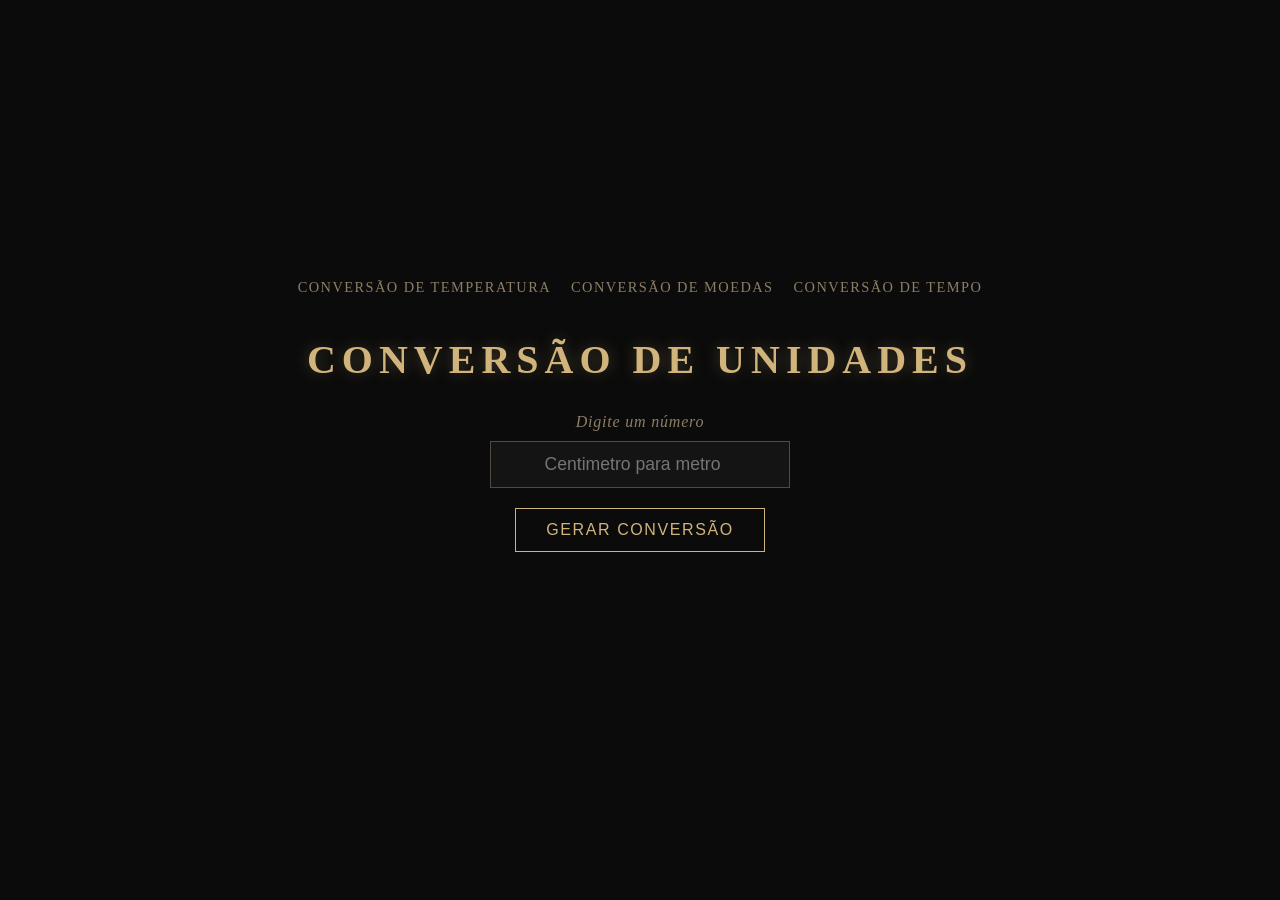
<file: index.html>
<!DOCTYPE html>
<html lang="pt">
<head>
    <meta charset="UTF-8">
    <meta name="viewport" content="width=device-width, initial-scale=1.0">
    <title>Atividade Conversões</title>
    <link rel="stylesheet" href="index.css">
</head>
<body>
    <nav>
        <a href="segunda-pagina.html">Conversão de Temperatura</a>
        <a href="pagina_3.html">Conversão de Moedas</a>
        <a href="pagina4.html">Conversão de Tempo</a>
    </nav>
    <h1>Conversão de Unidades</h1>
    <label for="numeroInput">Digite um número</label>
    <input type="number" id="numeroInput" placeholder="Centimetro para metro">
    
    <button id="btnGerar">Gerar Conversão</button>
    
    <div id="resultadoTabuada"></div>
    <script src="index.js"></script>
</body>
</html>
</file>
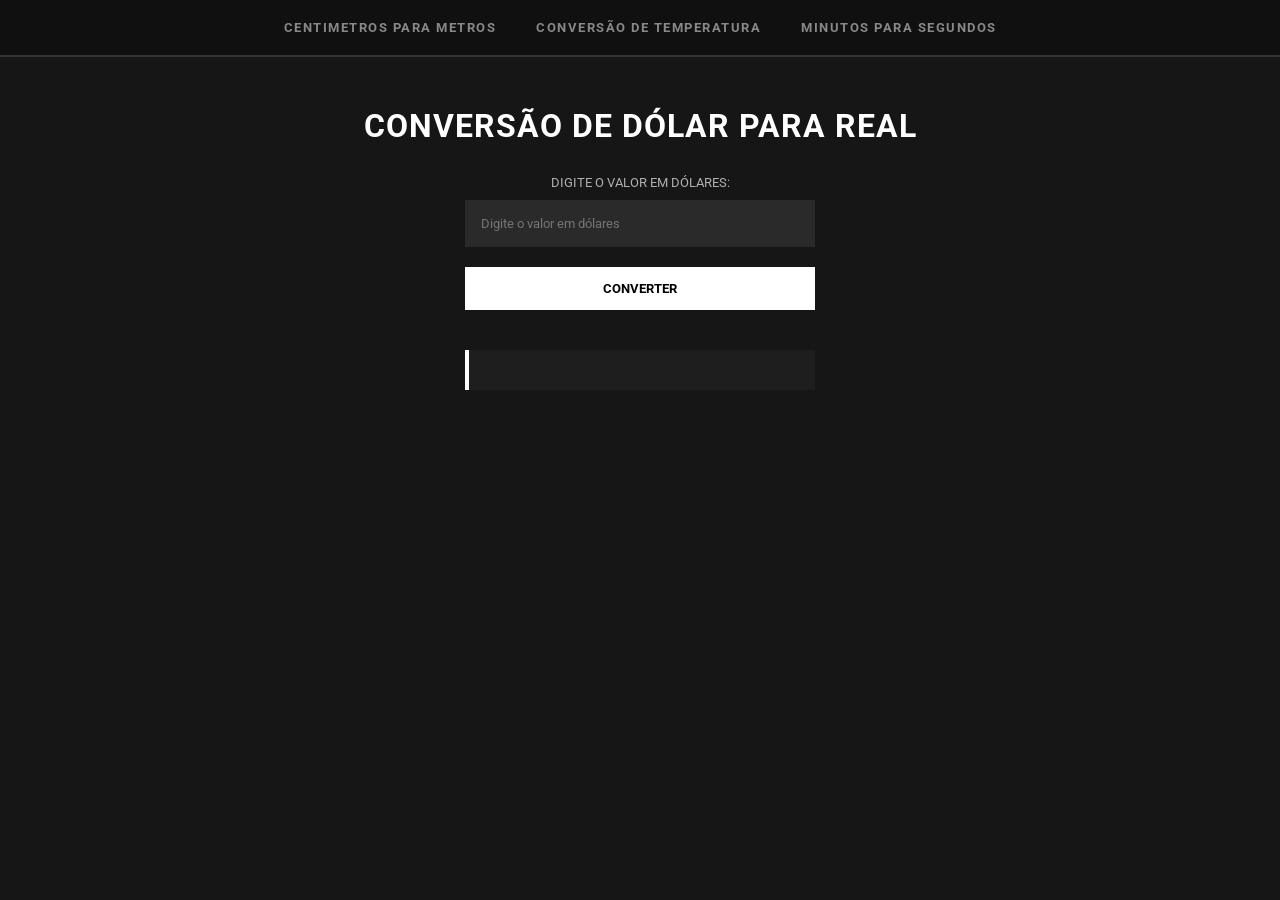
<file: pagina_3.html>
<!DOCTYPE html>
<html lang="en">
<head>
    <meta charset="UTF-8">
    <meta name="viewport" content="width=device-width, initial-scale=1.0">
    <title>Conversão dolar</title>
    <link rel="stylesheet" href="pagina_3.css">
</head>
<body>
    <nav>
        <a href="index.html">Centimetros para metros</a>
        <a href="segunda-pagina.html">Conversão de temperatura</a>
        <a href="pagina4.html">Minutos para segundos</a>
    </nav>
    <h1>Conversão de Dólar para Real</h1>
    <label for="dolarInput">Digite o valor em dólares:</label>
    <input type="number" id="dolarInput" placeholder="Digite o valor em dólares">
    <button id="btnConverter">Converter</button>

    <div id="ResultadodaConversao"></div>
    <script src="pagina_3.js"></script>
    
</body>
</html>
</file>
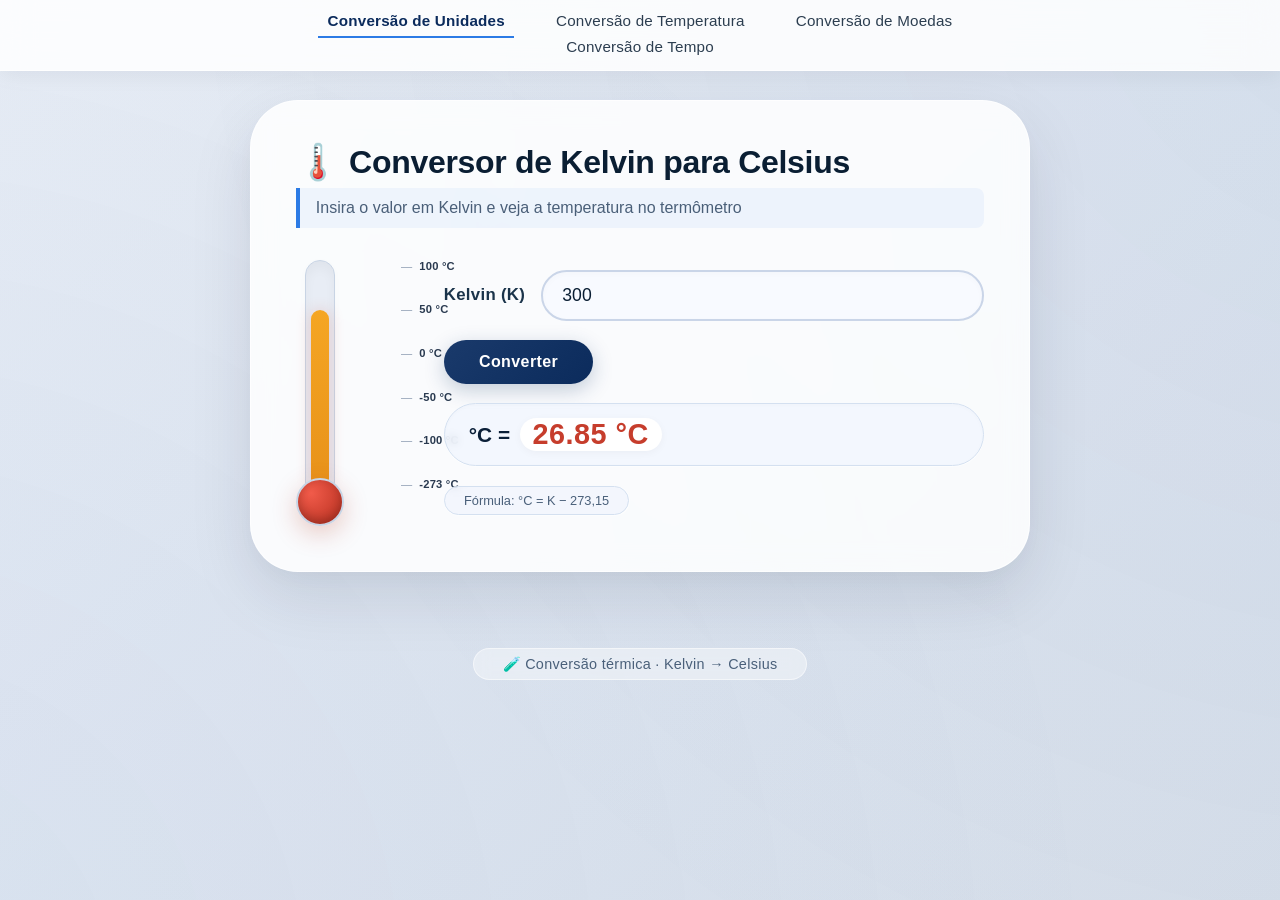
<file: segunda-pagina.html>
<!DOCTYPE html>
<html lang="pt-BR">
<head>
    <meta charset="UTF-8">
    <meta name="viewport" content="width=device-width, initial-scale=1.0">
    <title>Kelvin → Celsius · Conversor</title>
    <link rel="stylesheet" href="segunda-pagina.css">
</head>
<body>

    <!-- ========== NAVEGAÇÃO FIXA NO TOPO ========== -->
    <nav>
        <ul>
            <li><a href="index.html" class="ativo">Conversão de Unidades</a></li>
            <li><a href="segunda-pagina.html">Conversão de Temperatura</a></li>
            <li><a href="pagina_3.html">Conversão de Moedas</a></li>
            <li><a href="pagina_4.html">Conversão de Tempo</a></li>
        </ul>
    </nav>

    <!-- ========== CONTEÚDO PRINCIPAL CENTRALIZADO ========== -->
    <main>
        <h1>Conversor de Kelvin para Celsius</h1>
        <p>Insira o valor em Kelvin e veja a temperatura no termômetro</p>

        <!-- Área do termômetro -->
        <div class="termometro-wrapper">
            <!-- Coluna do termômetro -->
            <div class="has-te">
                <div class="haste">
                    <div class="mercúrio" id="mercurio"></div>
                </div>
                <div class="bulbo"></div>
                <div class="escala">
                    <span>100 °C</span>
                    <span>50 °C</span>
                    <span>0 °C</span>
                    <span>-50 °C</span>
                    <span>-100 °C</span>
                    <span>-273 °C</span>
                </div>
            </div>

            <!-- Lado direito: input e resultado -->
            <div class="lado-direito">
                <div class="input-group">
                    <label for="kelvinInput">Kelvin (K)</label>
                    <input type="number" id="kelvinInput" step="any" placeholder="ex: 300" value="300">
                </div>

                <button id="converterBtn">Converter</button>

                <div id="resultado">
                    °C = <span id="celsiusValor">26.85</span>
                </div>

                <span class="fórmula">Fórmula: °C = K − 273,15</span>
            </div>
        </div>
    </main>

    <!-- ========== RODAPÉ ========== -->
    <footer>
        <p>🧪 Conversão térmica · Kelvin → Celsius</p>
    </footer>

    <!-- ========== JAVASCRIPT SEPARADO ========== -->
    <script src="segunda-pagina.js"></script>

</body>
</html>
</file>
<file: index.css>
/* ==========================================================================
   TEMA DE CORES: DARK SOULS / ER
   Fundo: #0b0b0b (Escuro Profundo)
   Texto Base: #c4b499 (Pergaminho Antigo)
   Destaque/Títulos: #d1b47c (Ouro)
   Links/Secundário: #8c7e65 (Bronze Apagado)
   Brasa/Resultado: #ff5500 e #ffcc00 (Fogo/Brilho)
   ========================================================================== */

* {
    margin: 0;
    padding: 0;
    box-sizing: border-box;
}

body {
    background-color: #0b0b0b;
    color: #c4b499;
    font-family: 'Times New Roman', Times, serif; /* Estilo clássico/antigo */
    min-height: 100vh;
    display: flex;
    flex-direction: column;
    justify-content: center;
    align-items: center;
    padding: 20px;
}

/* Navegação (Links do Topo) */
nav {
    margin-bottom: 40px;
    display: flex;
    gap: 20px;
    flex-wrap: wrap;
    justify-content: center;
}

nav a {
    color: #8c7e65;
    text-decoration: none;
    text-transform: uppercase;
    font-size: 0.9rem;
    letter-spacing: 0.1em;
    transition: color 0.3s ease, text-shadow 0.3s ease;
}

nav a:hover {
    color: #fff3db;
    text-shadow: 0 0 8px rgba(255, 140, 0, 0.6);
}

/* Cabeçalho */
h1 {
    color: #d1b47c;
    font-size: 2.5rem;
    letter-spacing: 0.15em;
    text-transform: uppercase;
    margin-bottom: 30px;
    text-shadow: 0 0 15px rgba(209, 180, 124, 0.3);
    text-align: center;
}

/* Formulário e Inputs */
label {
    color: #8c7e65;
    display: block;
    margin-bottom: 10px;
    font-style: italic;
    letter-spacing: 0.05em;
}

input[type="number"] {
    background-color: #141414;
    border: 1px solid #524a3c;
    color: #d1b47c;
    padding: 12px;
    font-size: 1.1rem;
    text-align: center;
    border-radius: 0; /* Mantém o aspecto rígido/antigo */
    width: 100%;
    max-width: 300px;
    margin-bottom: 20px;
    transition: border-color 0.3s, box-shadow 0.3s;
}

input[type="number"]:focus {
    outline: none;
    border-color: #d1b47c;
    box-shadow: 0 0 10px rgba(209, 180, 124, 0.2);
}

/* Botão de Ação */
button {
    background: transparent;
    border: 1px solid #d1b47c;
    color: #d1b47c;
    padding: 12px 30px;
    font-size: 1rem;
    text-transform: uppercase;
    letter-spacing: 0.1em;
    cursor: pointer;
    transition: all 0.4s cubic-bezier(0.25, 0.8, 0.25, 1);
}

button:hover {
    color: #ffffff;
    background-color: rgba(209, 180, 124, 0.1);
    border-color: #ff5500;
    box-shadow: 0 0 15px rgba(255, 85, 0, 0.4);
}

/* Bloco de Resultado */
#resultadoTabuada {
    margin-top: 30px;
    font-size: 1.2rem;
    min-height: 40px;
    text-align: center;
}

/* Estilo para quando o resultado for gerado com sucesso via JS */
#resultadoTabuada p {
    color: #ffcc00;
    text-shadow: 0 0 8px rgba(255, 85, 0, 0.6);
}

/* Estilo caso queira usar para mensagens de erro no JS */
#resultadoTabuada .erro {
    color: #ff3333;
    text-shadow: 0 0 5px rgba(255, 0, 0, 0.4);
}
</file>
<file: pagina_3.css>
@import url('https://fonts.googleapis.com/css2?family=Roboto:wght@300;400;700&display=swap');

* {
    box-sizing: border-box;
    margin: 0;
    padding: 0;
    font-family: 'Roboto', sans-serif;
}

body {
    background-color: #161616;
    color: #ffffff;
    display: flex;
    flex-direction: column;
    align-items: center;
    min-height: 100vh;
}

/* --- Estilo do Menu EA Style --- */
nav {
    width: 100%;
    background-color: #101010;
    padding: 20px 40px;
    display: flex;
    justify-content: center; /* Centraliza os links */
    gap: 40px;
    border-bottom: 2px solid #333;
    margin-bottom: 50px;
}

nav a {
    color: #888888; /* Cinza EA */
    text-decoration: none;
    font-size: 0.8rem;
    font-weight: 700;
    text-transform: uppercase;
    letter-spacing: 1.5px;
    transition: color 0.3s ease;
}

nav a:hover {
    color: #ffffff;
}

/* --- Restante do Layout --- */
h1 {
    font-size: 2rem;
    font-weight: 700;
    text-transform: uppercase;
    margin-bottom: 30px;
    letter-spacing: 1px;
}

label {
    display: block;
    margin-bottom: 10px;
    font-size: 0.8rem;
    color: #b0b0b0;
    text-transform: uppercase;
}

input {
    background-color: #2a2a2a;
    border: 2px solid transparent;
    color: white;
    padding: 14px;
    width: 350px;
    margin-bottom: 20px;
    outline: none;
    transition: 0.3s;
}

input:focus {
    border-color: #ffffff;
    background-color: #333333;
}

button {
    background-color: #ffffff;
    color: #000000;
    border: none;
    padding: 14px 40px;
    font-weight: 700;
    text-transform: uppercase;
    cursor: pointer;
    transition: 0.3s;
    width: 350px;
}

button:hover {
    background-color: #e0e0e0;
}

#ResultadodaConversao {
    margin-top: 40px;
    padding: 20px;
    width: 350px;
    border-left: 4px solid #ffffff;
    background-color: #1e1e1e;
    font-weight: bold;
}
</file>
<file: segunda-pagina.css>
/* ============================================================
   CSS - Conversor Kelvin → Celsius com Termômetro
   Nav superior fixo, conversor centralizado
   ============================================================ */

/* ---------- RESET E BASE ---------- */
* {
    margin: 0;
    padding: 0;
    box-sizing: border-box;
}

body {
    font-family: 'Segoe UI', Roboto, -apple-system, BlinkMacSystemFont, sans-serif;
    background: linear-gradient(135deg, #e8edf5 0%, #d5dde8 100%);
    min-height: 100vh;
    display: flex;
    flex-direction: column;
    align-items: center;
    padding: 0;
    position: relative;
}

/* Fundo decorativo */
body::before {
    content: '';
    position: fixed;
    top: -50%;
    left: -50%;
    width: 200%;
    height: 200%;
    background: radial-gradient(circle at 20% 80%, rgba(44, 123, 229, 0.05) 0%, transparent 50%),
                radial-gradient(circle at 80% 20%, rgba(44, 123, 229, 0.05) 0%, transparent 50%);
    z-index: 0;
    pointer-events: none;
}

/* ---------- NAVEGAÇÃO FIXA NO TOPO ---------- */
nav {
    width: 100%;
    background: rgba(255, 255, 255, 0.85);
    backdrop-filter: blur(16px);
    -webkit-backdrop-filter: blur(16px);
    border-bottom: 1px solid rgba(255, 255, 255, 0.8);
    box-shadow: 0 4px 20px rgba(0, 20, 40, 0.06);
    padding: 0.8rem 2rem;
    position: fixed;
    top: 0;
    left: 0;
    z-index: 1000;
    display: flex;
    justify-content: center;
}

nav ul {
    display: flex;
    flex-wrap: wrap;
    justify-content: center;
    gap: 0.5rem 2rem;
    list-style: none;
    max-width: 820px;
    width: 100%;
    padding: 0;
}

nav ul li a {
    text-decoration: none;
    font-weight: 500;
    font-size: 0.95rem;
    color: #2c3e50;
    padding: 0.4rem 0.6rem;
    transition: all 0.25s ease;
    border-bottom: 2.5px solid transparent;
    letter-spacing: 0.2px;
    white-space: nowrap;
}

nav ul li a:hover {
    color: #0b2b5c;
    border-bottom-color: #2c7be5;
    transform: translateY(-1px);
}

nav ul li a.ativo {
    font-weight: 600;
    color: #0b2b5c;
    border-bottom-color: #2c7be5;
}

/* ---------- CONTEÚDO CENTRALIZADO ---------- */
main {
    background: rgba(255, 255, 255, 0.85);
    backdrop-filter: blur(12px);
    -webkit-backdrop-filter: blur(12px);
    max-width: 780px;
    width: 100%;
    padding: 2.5rem 2.8rem 2.8rem;
    border-radius: 48px;
    box-shadow: 0 24px 64px rgba(0, 20, 50, 0.10), 0 8px 24px rgba(0, 0, 0, 0.03);
    border: 1px solid rgba(255, 255, 255, 0.7);
    position: relative;
    z-index: 1;
    transition: box-shadow 0.3s ease;
    margin: 100px auto 2rem;
    display: flex;
    flex-direction: column;
    justify-content: center;
}

/* Ajuste para telas muito pequenas */
@media (max-height: 700px) {
    main {
        margin-top: 80px;
        padding: 1.8rem 2rem;
    }
}

main:hover {
    box-shadow: 0 32px 80px rgba(0, 20, 50, 0.14);
}

/* Título */
main h1 {
    font-size: 2rem;
    font-weight: 700;
    color: #0a1e33;
    letter-spacing: -0.3px;
    display: flex;
    align-items: center;
    gap: 0.6rem;
    margin-bottom: 0.3rem;
}

main h1::before {
    content: "🌡️";
    font-size: 2.2rem;
}

main > p {
    color: #4a5f78;
    font-size: 1rem;
    margin-bottom: 2rem;
    padding-left: 1rem;
    border-left: 4px solid #2c7be5;
    background: rgba(44, 123, 229, 0.06);
    border-radius: 0 8px 8px 0;
    line-height: 1.5;
    padding: 0.5rem 1rem;
}

/* ---------- TERMÔMETRO WRAPPER ---------- */
.termometro-wrapper {
    display: flex;
    flex-direction: row;
    align-items: stretch;
    gap: 2.5rem;
    flex-wrap: wrap;
}

/* ---------- COLUNA DO TERMÔMETRO ---------- */
.has-te {
    flex: 0 0 100px;
    display: flex;
    flex-direction: column;
    align-items: center;
    justify-content: flex-start;
    position: relative;
}

/* Haste */
.haste {
    width: 30px;
    height: 230px;
    background: #e8edf5;
    border-radius: 40px 40px 16px 16px;
    position: relative;
    box-shadow: inset 0 6px 12px rgba(0, 0, 0, 0.04), 0 2px 8px rgba(0, 0, 0, 0.02);
    border: 1.5px solid #c8d4e4;
    overflow: visible;
}

/* Mercúrio (coluna) */
.mercúrio {
    position: absolute;
    bottom: 6px;
    left: 50%;
    transform: translateX(-50%);
    width: 18px;
    height: 30%;
    background: linear-gradient(180deg, #f15b4a 0%, #d43f2e 100%);
    border-radius: 20px 20px 6px 6px;
    transition: height 0.5s cubic-bezier(0.34, 1.2, 0.64, 1), background 0.5s ease;
    box-shadow: 0 0 16px rgba(215, 60, 40, 0.2);
    min-height: 3px;
}

/* Bulbo */
.bulbo {
    width: 48px;
    height: 48px;
    background: radial-gradient(circle at 30% 30%, #f15b4a, #b52e1e);
    border-radius: 50%;
    margin-top: -12px;
    box-shadow: 0 8px 24px rgba(180, 50, 30, 0.25), inset 0 -4px 10px rgba(0, 0, 0, 0.2);
    border: 2px solid #c8d4e4;
    transition: background 0.5s ease;
    flex-shrink: 0;
    z-index: 2;
}

/* Escala ao lado */
.escala {
    display: flex;
    flex-direction: column;
    justify-content: space-between;
    height: 230px;
    padding: 0 0 0 14px;
    font-size: 0.7rem;
    font-weight: 600;
    color: #2a3a50;
    letter-spacing: 0.2px;
    position: absolute;
    right: -55px;
    top: 0;
}

.escala span {
    display: flex;
    align-items: center;
    gap: 3px;
    position: relative;
}

.escala span::before {
    content: "—";
    margin-right: 4px;
    color: #8a9bb0;
    font-weight: 300;
}

/* Ajuste para escala ficar visível */
.has-te {
    position: relative;
    padding-right: 60px;
}

/* ---------- LADO DIREITO ---------- */
.lado-direito {
    flex: 1;
    min-width: 200px;
    display: flex;
    flex-direction: column;
    justify-content: center;
    gap: 1.2rem;
}

/* Input group */
.input-group {
    display: flex;
    flex-wrap: wrap;
    align-items: center;
    gap: 0.6rem 1rem;
}

.input-group label {
    font-weight: 600;
    color: #1a334a;
    font-size: 1.05rem;
    letter-spacing: 0.3px;
}

.input-group input {
    flex: 1;
    min-width: 120px;
    padding: 0.8rem 1.2rem;
    font-size: 1.1rem;
    border: 2px solid #cad5e8;
    border-radius: 40px;
    background: #f8faff;
    transition: all 0.25s ease;
    font-weight: 500;
    color: #0a1e33;
    outline: none;
    box-shadow: inset 0 2px 6px rgba(0, 0, 0, 0.02);
}

.input-group input:focus {
    border-color: #2c7be5;
    background: #ffffff;
    box-shadow: 0 0 0 4px rgba(44, 123, 229, 0.10), inset 0 2px 6px rgba(0, 0, 0, 0.02);
}

.input-group input::placeholder {
    color: #99aec9;
    font-weight: 400;
}

/* Botão */
#converterBtn {
    padding: 0.8rem 2.2rem;
    background: linear-gradient(135deg, #1a3a6b 0%, #0b2b5c 100%);
    color: white;
    font-weight: 600;
    font-size: 1rem;
    border: none;
    border-radius: 60px;
    cursor: pointer;
    transition: all 0.25s ease;
    box-shadow: 0 6px 20px rgba(26, 58, 107, 0.25);
    letter-spacing: 0.4px;
    align-self: flex-start;
}

#converterBtn:hover {
    transform: translateY(-2px);
    box-shadow: 0 10px 28px rgba(26, 58, 107, 0.30);
    background: linear-gradient(135deg, #1f4a7a 0%, #0d3468 100%);
}

#converterBtn:active {
    transform: scale(0.97);
    box-shadow: 0 4px 12px rgba(26, 58, 107, 0.20);
}

/* Resultado */
#resultado {
    background: rgba(240, 245, 254, 0.8);
    backdrop-filter: blur(4px);
    padding: 0.9rem 1.5rem;
    border-radius: 60px;
    font-size: 1.3rem;
    font-weight: 600;
    color: #0a1f38;
    border: 1px solid #d4e0f0;
    display: flex;
    align-items: center;
    gap: 0.6rem;
    flex-wrap: wrap;
    box-shadow: inset 0 1px 4px rgba(0, 0, 0, 0.02);
}

#resultado #celsiusValor {
    font-weight: 700;
    color: #c63d2c;
    font-size: 1.8rem;
    letter-spacing: 0.5px;
    background: white;
    padding: 0 0.8rem;
    border-radius: 40px;
    min-width: 80px;
    display: inline-block;
    text-align: center;
    box-shadow: 0 2px 8px rgba(0, 0, 0, 0.04);
}

/* Fórmula */
.fórmula {
    font-size: 0.8rem;
    color: #4a607a;
    background: rgba(238, 243, 252, 0.7);
    padding: 0.4rem 1.2rem;
    border-radius: 40px;
    display: inline-block;
    align-self: flex-start;
    border: 1px solid #d4e0f0;
    backdrop-filter: blur(4px);
}

/* ---------- RODAPÉ ---------- */
footer {
    margin-top: 2.8rem;
    text-align: center;
    color: #4a607a;
    font-size: 0.9rem;
    max-width: 600px;
    position: relative;
    z-index: 1;
    padding-bottom: 1.5rem;
}

footer p {
    background: rgba(255, 255, 255, 0.4);
    backdrop-filter: blur(8px);
    padding: 0.4rem 1.8rem;
    border-radius: 60px;
    display: inline-block;
    border: 1px solid rgba(255, 255, 255, 0.5);
    font-weight: 500;
    letter-spacing: 0.3px;
}

/* ---------- ANIMAÇÃO DE ENTRADA ---------- */
@keyframes fadeInUp {
    from {
        opacity: 0;
        transform: translateY(20px);
    }
    to {
        opacity: 1;
        transform: translateY(0);
    }
}

main {
    animation: fadeInUp 0.6s ease forwards;
}

/* ---------- RESPONSIVO ---------- */
@media (max-width: 700px) {
    nav {
        padding: 0.6rem 1rem;
    }
    
    nav ul {
        gap: 0.3rem 1rem;
    }
    
    nav ul li a {
        font-size: 0.8rem;
        padding: 0.3rem 0.4rem;
    }
    
    main {
        padding: 1.8rem 1.5rem 2rem;
        border-radius: 36px;
        margin-top: 80px;
    }
    
    .termometro-wrapper {
        flex-direction: column;
        align-items: center;
        gap: 0.5rem;
    }
    
    .has-te {
        flex: 0 0 auto;
        flex-direction: row;
        gap: 1.2rem;
        align-items: center;
        width: 100%;
        justify-content: center;
        padding-right: 0;
    }
    
    .escala {
        position: static;
        height: 130px;
        justify-content: space-between;
        padding-left: 8px;
        font-size: 0.6rem;
        flex-shrink: 0;
    }
    
    .haste {
        height: 130px;
        width: 22px;
    }
    
    .mercúrio {
        width: 14px;
        bottom: 4px;
    }
    
    .bulbo {
        width: 36px;
        height: 36px;
        margin-top: -6px;
    }
    
    .lado-direito {
        width: 100%;
        min-width: unset;
    }
    
    .input-group {
        flex-direction: column;
        align-items: stretch;
        gap: 0.4rem;
    }
    
    #converterBtn {
        align-self: stretch;
        text-align: center;
    }
    
    #resultado {
        font-size: 1.1rem;
        padding: 0.7rem 1.2rem;
    }
    
    #resultado #celsiusValor {
        font-size: 1.4rem;
        min-width: 60px;
    }
    
    main h1 {
        font-size: 1.6rem;
    }
}

@media (max-width: 480px) {
    nav ul {
        gap: 0.2rem 0.6rem;
    }
    
    nav ul li a {
        font-size: 0.7rem;
        padding: 0.2rem 0.3rem;
    }
    
    main {
        padding: 1.2rem 1rem 1.5rem;
        margin-top: 70px;
        border-radius: 28px;
    }
    
    .haste {
        height: 100px;
        width: 18px;
    }
    
    .escala {
        height: 100px;
        font-size: 0.5rem;
    }
    
    .mercúrio {
        width: 11px;
        bottom: 3px;
    }
    
    .bulbo {
        width: 30px;
        height: 30px;
        margin-top: -4px;
    }
}
</file>
